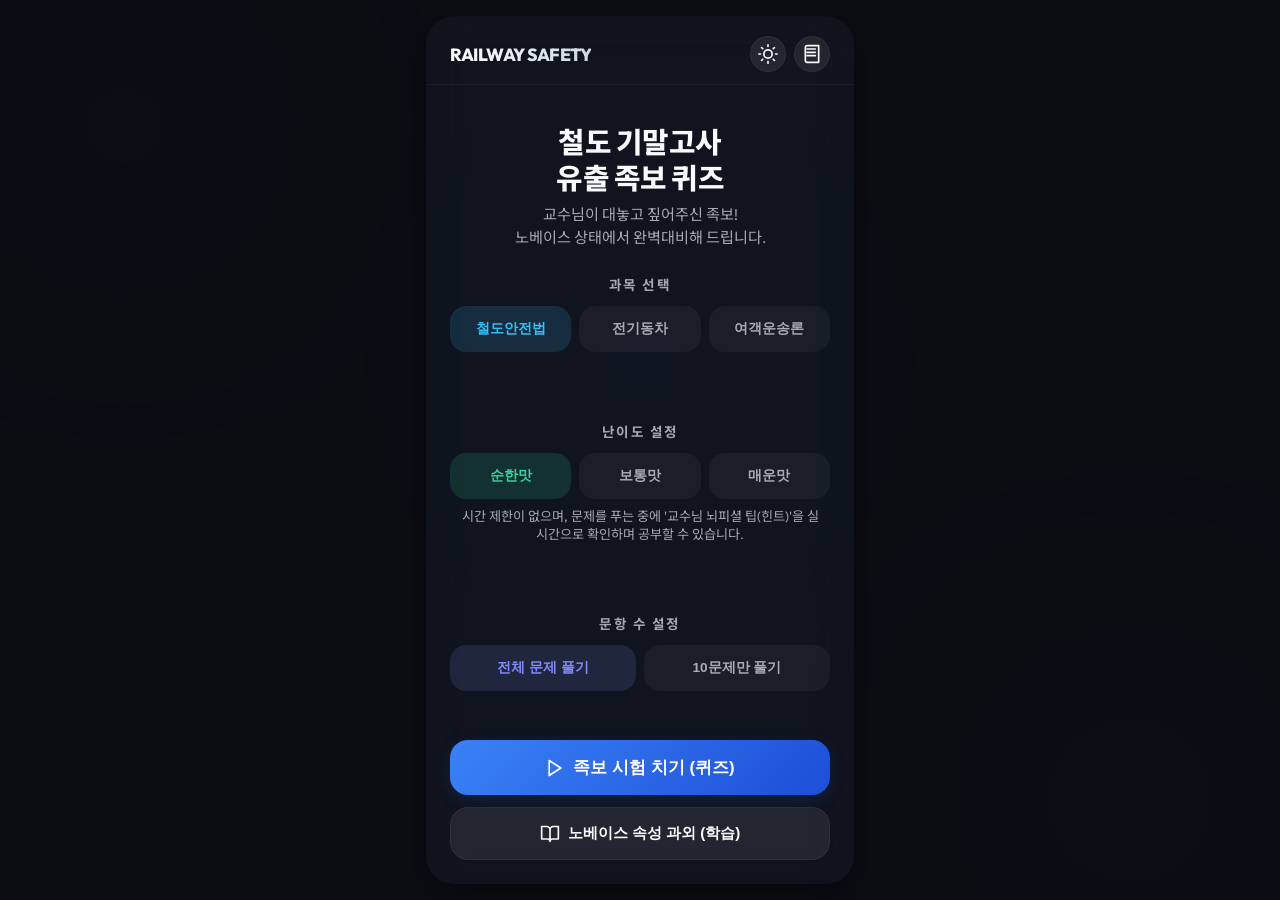
<file: quiz/index.html>
<!DOCTYPE html>
<html lang="ko">

<head>
  <meta charset="UTF-8">
  <meta name="viewport"
    content="width=device-width, initial-scale=1.0, maximum-scale=1.0, user-scalable=no, viewport-fit=cover">
  <title>철도안전법 기말고사 족보 퀴즈</title>
  <meta name="description" content="기말고사 25문제 족보 기반 철도안전법 퀴즈 및 학습 웹 앱">
  <link rel="stylesheet" href="style.css">
</head>

<body>

  <!-- Liquid Background Blobs -->
  <div class="bg-blobs">
    <div class="blob blob-1"></div>
    <div class="blob blob-2"></div>
    <div class="blob blob-3"></div>
  </div>

  <!-- Main App Container -->
  <div class="app-container">
    <div class="glass-panel">

      <!-- ==================== LOBBY SCREEN ==================== -->
      <div id="screen-lobby" class="screen active">
        <header class="app-header">
          <div class="brand-title">RAILWAY SAFETY</div>
          <div style="display: flex; gap: 8px;">
            <button id="btn-toggle-theme" class="header-action-btn" title="테마 변경">
              <svg width="20" height="20" viewBox="0 0 24 24" fill="none" stroke="currentColor" stroke-width="2"
                stroke-linecap="round" stroke-linejoin="round" class="theme-icon">
                <circle cx="12" cy="12" r="5"></circle>
                <line x1="12" y1="1" x2="12" y2="3"></line>
                <line x1="12" y1="21" x2="12" y2="23"></line>
                <line x1="4.22" y1="4.22" x2="5.64" y2="5.64"></line>
                <line x1="18.36" y1="18.36" x2="19.78" y2="19.78"></line>
                <line x1="1" y1="12" x2="3" y2="12"></line>
                <line x1="21" y1="12" x2="23" y2="12"></line>
                <line x1="4.22" y1="19.78" x2="5.64" y2="18.36"></line>
                <line x1="18.36" y1="5.64" x2="19.78" y2="4.22"></line>
              </svg>
            </button>
            <button id="btn-open-cheat" class="header-action-btn" title="족보 요약보기">
              <svg width="20" height="20" viewBox="0 0 24 24" fill="none" stroke="currentColor" stroke-width="2"
                stroke-linecap="round" stroke-linejoin="round">
                <path d="M4 19.5v-15A2.5 2.5 0 0 1 6.5 2H20v20H6.5a2.5 2.5 0 0 1-2.5-2.5Z" />
                <path d="M6 6h10M6 10h10M6 14h10" />
              </svg>
            </button>
          </div>
        </header>

        <div class="lobby-content">
          <div class="lobby-hero">
            <h1 id="lobby-main-title">철도 기말고사<br>유출 족보 퀴즈</h1>
            <p id="lobby-main-desc">교수님이 대놓고 짚어주신 족보!<br>노베이스 상태에서 완벽대비해 드립니다.</p>
          </div>

          <!-- 과목 선택 영역 -->
          <div class="subject-selector" style="margin-bottom: 20px;">
            <span class="section-label">과목 선택</span>
            <div class="subject-options" style="display: grid; grid-template-columns: repeat(3, 1fr); gap: 8px;">
              <button class="diff-btn active" id="btn-sub-safety" data-subject="safety"
                style="padding: 14px 6px; flex-direction: row; gap: 8px; justify-content: center;">
                <span class="diff-name" style="font-size: 0.85rem; font-weight: 700;">철도안전법</span>
              </button>
              <button class="diff-btn" id="btn-sub-train" data-subject="train"
                style="padding: 14px 6px; flex-direction: row; gap: 8px; justify-content: center;">
                <span class="diff-name" style="font-size: 0.85rem; font-weight: 700;">전기동차</span>
              </button>
              <button class="diff-btn" id="btn-sub-passenger" data-subject="passenger"
                style="padding: 14px 6px; flex-direction: row; gap: 8px; justify-content: center;">
                <span class="diff-name" style="font-size: 0.85rem; font-weight: 700;">여객운송론</span>
              </button>
            </div>
          </div>

          <!-- 난이도 선택 영역 -->
          <div class="difficulty-selector">
            <span class="section-label">난이도 설정</span>
            <div class="diff-options" style="display: grid; grid-template-columns: repeat(3, 1fr); gap: 8px;">
              <button class="diff-btn active" data-level="easy"
                style="padding: 14px 6px; flex-direction: row; gap: 8px; justify-content: center;">
                <span class="diff-name" style="font-size: 0.85rem; font-weight: 700;">순한맛</span>
              </button>
              <button class="diff-btn" data-level="normal"
                style="padding: 14px 6px; flex-direction: row; gap: 8px; justify-content: center;">
                <span class="diff-name" style="font-size: 0.85rem; font-weight: 700;">보통맛</span>
              </button>
              <button class="diff-btn" data-level="hard"
                style="padding: 14px 6px; flex-direction: row; gap: 8px; justify-content: center;">
                <span class="diff-name" style="font-size: 0.85rem; font-weight: 700;">매운맛</span>
              </button>
            </div>
            <div id="lobby-diff-desc" class="diff-description">
              시간 제한이 없으며, 문제를 푸는 중에 '교수님 뇌피셜 팁(힌트)'을 실시간으로 확인하며 공부할 수 있습니다.
            </div>
          </div>

          <!-- 문항 수 설정 영역 -->
          <div class="difficulty-selector" style="margin-top: 20px;">
            <span class="section-label">문항 수 설정</span>
            <div class="question-count-options" style="display: grid; grid-template-columns: repeat(2, 1fr); gap: 8px;">
              <button class="diff-btn active" id="btn-count-all" data-count="all"
                style="padding: 14px 6px; flex-direction: row; gap: 8px; justify-content: center;">
                <span class="diff-name" style="font-size: 0.85rem; font-weight: 700;">전체 문제 풀기</span>
              </button>
              <button class="diff-btn" id="btn-count-10" data-count="10"
                style="padding: 14px 6px; flex-direction: row; gap: 8px; justify-content: center;">
                <span class="diff-name" style="font-size: 0.85rem; font-weight: 700;">10문제만 풀기</span>
              </button>
            </div>
          </div>

          <!-- 로비 액션 버튼들 -->
          <div class="lobby-actions">
            <button id="btn-lobby-start-quiz" class="btn-primary btn-start-quiz">
              <svg width="20" height="20" viewBox="0 0 24 24" fill="none" stroke="currentColor" stroke-width="2"
                stroke-linecap="round" stroke-linejoin="round">
                <polygon points="5 3 19 12 5 21 5 3" />
              </svg>
              족보 시험 치기 (퀴즈)
            </button>
            <button id="btn-lobby-education" class="btn-secondary">
              <svg width="20" height="20" viewBox="0 0 24 24" fill="none" stroke="currentColor" stroke-width="2"
                stroke-linecap="round" stroke-linejoin="round">
                <path d="M2 3h6a4 4 0 0 1 4 4v14a3 3 0 0 0-3-3H2zM22 3h-6a4 4 0 0 0-4 4v14a3 3 0 0 1 3-3h7z" />
              </svg>
              노베이스 속성 과외 (학습)
            </button>
          </div>
        </div>
      </div>

      <!-- ==================== EDUCATION SCREEN ==================== -->
      <div id="screen-education" class="screen">
        <header class="app-header">
          <button id="btn-edu-back" class="header-action-btn">
            <svg width="20" height="20" viewBox="0 0 24 24" fill="none" stroke="currentColor" stroke-width="2"
              stroke-linecap="round" stroke-linejoin="round">
              <line x1="19" y1="12" x2="5" y2="12"></line>
              <polyline points="12 19 5 12 12 5"></polyline>
            </svg>
          </button>
          <div class="brand-title">노베이스 속성 과외</div>
          <button id="btn-edu-open-cheat" class="header-action-btn">
            <svg width="20" height="20" viewBox="0 0 24 24" fill="none" stroke="currentColor" stroke-width="2"
              stroke-linecap="round" stroke-linejoin="round">
              <path d="M4 19.5v-15A2.5 2.5 0 0 1 6.5 2H20v20H6.5a2.5 2.5 0 0 1-2.5-2.5Z" />
              <path d="M6 6h10M6 10h10M6 14h10" />
            </svg>
          </button>
        </header>

        <div class="education-body">
          <!-- 카드 캐러셀 -->
          <div id="study-carousel" class="study-carousel">
            <!-- JS에서 동적으로 학습 카드가 로드됩니다. -->
          </div>

          <!-- 하단 슬라이더 컨트롤러 -->
          <div class="carousel-controls">
            <div class="nav-arrows">
              <button id="btn-edu-prev" class="nav-arrow-btn" disabled>
                <svg width="24" height="24" viewBox="0 0 24 24" fill="none" stroke="currentColor" stroke-width="2.5"
                  stroke-linecap="round" stroke-linejoin="round">
                  <polyline points="15 18 9 12 15 6"></polyline>
                </svg>
              </button>
              <button id="btn-edu-next" class="nav-arrow-btn">
                <svg width="24" height="24" viewBox="0 0 24 24" fill="none" stroke="currentColor" stroke-width="2.5"
                  stroke-linecap="round" stroke-linejoin="round">
                  <polyline points="9 18 15 12 9 6"></polyline>
                </svg>
              </button>
            </div>
            <div id="carousel-indicators" class="carousel-indicators">
              <!-- JS에서 동적으로 인디케이터 닷 생성 -->
            </div>
          </div>
        </div>
      </div>

      <!-- ==================== QUIZ SCREEN ==================== -->
      <div id="screen-quiz" class="screen">
        <header class="quiz-header">
          <div class="quiz-status-row"
            style="display: flex; align-items: center; justify-content: space-between; width: 100%;">
            <span id="quiz-category" class="q-category">1구역: 철도차량 안전운행 규정</span>
            <div style="display: flex; align-items: center; gap: 8px;">
              <span id="quiz-progress-text" class="q-progress-text" style="white-space: nowrap;">1 / 27</span>
              <button id="btn-quiz-exit" class="header-action-btn" title="포기하고 홈으로"
                style="width: 28px; height: 28px; border-radius: 50%; padding: 0; display: flex; align-items: center; justify-content: center; background: rgba(255, 255, 255, 0.08); border: 1px solid var(--glass-border);">
                <svg width="14" height="14" viewBox="0 0 24 24" fill="none" stroke="currentColor" stroke-width="2.5"
                  stroke-linecap="round" stroke-linejoin="round">
                  <line x1="18" y1="6" x2="6" y2="18"></line>
                  <line x1="6" y1="6" x2="18" y2="18"></line>
                </svg>
              </button>
            </div>
          </div>
          <!-- 진행도 게이지 -->
          <div class="progress-bar-container">
            <div id="quiz-progress-fill" class="progress-bar-fill"></div>
          </div>
          <!-- 매운맛 전용 25초 타이머 게이지 -->
          <div id="quiz-timer-container" class="timer-container">
            <div id="quiz-timer-fill" class="timer-fill"></div>
          </div>
        </header>

        <div id="quiz-panel-card" class="quiz-body">
          <div class="quiz-question-container">
            <!-- 순한맛일 때만 활성화되는 힌트 버튼 -->
            <button id="btn-quiz-hint" class="hint-trigger-btn">💡 족보 힌트 보기</button>
            <div id="quiz-question" class="q-question">
              열차가 역에 도착하거나 출발하기 몇 분 전에는 선로를 지장하는 입환 작업을 할 수 없을까요?
            </div>
          </div>

          <!-- 4지선다형 버튼 리스트 -->
          <div id="quiz-options" class="quiz-options">
            <button class="option-btn" data-index="0">
              <span class="option-indicator">1</span>
              <span class="option-text">3분 전</span>
            </button>
            <button class="option-btn" data-index="1">
              <span class="option-indicator">2</span>
              <span class="option-text">5분 전</span>
            </button>
            <button class="option-btn" data-index="2">
              <span class="option-indicator">3</span>
              <span class="option-text">10분 전</span>
            </button>
            <button class="option-btn" data-index="3">
              <span class="option-indicator">4</span>
              <span class="option-text">15분 전</span>
            </button>
          </div>
        </div>

        <!-- 슬라이드 업 해설 바텀 시트 -->
        <div id="explanation-sheet" class="explanation-sheet">
          <div class="sheet-handle"></div>
          <div class="sheet-content">
            <div id="sheet-status" class="sheet-status-badge">정답입니다! 🎉</div>
            <div id="sheet-correct-answer" class="sheet-correct-answer">정답: <strong>5분 전</strong></div>
            <div class="sheet-tip-box">
              <h4>💡 교수님 뇌피셜 팁</h4>
              <p id="sheet-explanation">열차 도착/출발 5분 전에는 입환 제한! 단, 여유 거리가 200m 이상일 때는 예외로 인정됩니다.</p>
            </div>
            <button id="btn-sheet-close" class="btn-secondary"
              style="display: none; width: 100%; margin-top: 10px; margin-bottom: 5px;">
              힌트 닫고 문제 풀기
            </button>
            <button id="btn-sheet-next" class="btn-primary">
              다음 문제로 가기
              <svg width="20" height="20" viewBox="0 0 24 24" fill="none" stroke="currentColor" stroke-width="2"
                stroke-linecap="round" stroke-linejoin="round">
                <line x1="5" y1="12" x2="19" y2="12"></line>
                <polyline points="12 5 19 12 12 19"></polyline>
              </svg>
            </button>
          </div>
        </div>
      </div>

      <!-- ==================== RESULTS SCREEN ==================== -->
      <div id="screen-results" class="screen">
        <header class="app-header">
          <div class="brand-title">최종 성적표</div>
          <button id="btn-results-lobby" class="header-action-btn" title="로비로 가기">
            <svg width="20" height="20" viewBox="0 0 24 24" fill="none" stroke="currentColor" stroke-width="2"
              stroke-linecap="round" stroke-linejoin="round">
              <path d="m3 9 9-7 9 7v11a2 2 0 0 1-2 2H5a2 2 0 0 1-2-2z" />
              <polyline points="9 22 9 12 15 12 15 22" />
            </svg>
          </button>
        </header>

        <div class="results-body">
          <div class="score-display">
            <div id="result-grade-badge" class="grade-badge-container">
              <span id="result-grade" class="grade-text">A+</span>
            </div>
            <div class="score-text">
              내 점수: <strong id="result-score">90</strong> / 100 점
            </div>
            <p id="result-message" class="result-message">
              교수님께 제대로 복수했습니다! 완벽한 A+입니다!
            </p>
          </div>

          <!-- 상세 결과 리포트 -->
          <div class="stats-summary">
            <div class="stat-item">
              <div id="stat-correct-count" class="stat-val">25 / 27</div>
              <div class="stat-label">정답 개수</div>
            </div>
            <div class="stat-item">
              <div id="stat-difficulty" class="stat-val">순한맛</div>
              <div class="stat-label">도전 난이도</div>
            </div>
          </div>

          <!-- 결과 페이지 하단 액션 -->
          <div class="results-actions">
            <button id="btn-retry-incorrect" class="btn-primary review-incorrect-btn">
              <svg width="20" height="20" viewBox="0 0 24 24" fill="none" stroke="currentColor" stroke-width="2"
                stroke-linecap="round" stroke-linejoin="round">
                <path d="m15 18-6-6 6-6" />
              </svg>
              틀린 문제만 다시 풀기
            </button>
            <button id="btn-restart-quiz" class="btn-secondary">
              <svg width="20" height="20" viewBox="0 0 24 24" fill="none" stroke="currentColor" stroke-width="2"
                stroke-linecap="round" stroke-linejoin="round">
                <path d="M3 12a9 9 0 0 1 9-9 9.75 9.75 0 0 1 6.74 2.74L21 8" />
                <path d="M21 3v5h-5" />
                <path d="M21 12a9 9 0 0 1-9 9 9.75 9.75 0 0 1-6.74-2.74L3 16" />
                <path d="M3 21v-5h5" />
              </svg>
              이 난이도로 처음부터 다시 풀기
            </button>
            <button id="btn-back-to-lobby" class="btn-secondary">
              <svg width="20" height="20" viewBox="0 0 24 24" fill="none" stroke="currentColor" stroke-width="2"
                stroke-linecap="round" stroke-linejoin="round">
                <path d="m3 9 9-7 9 7v11a2 2 0 0 1-2 2H5a2 2 0 0 1-2-2z" />
                <polyline points="9 22 9 12 15 12 15 22" />
              </svg>
              난이도 재설정 (로비로)
            </button>
          </div>
        </div>
      </div>

    </div>
  </div>

  <!-- ==================== SIDE SLIDE-OVER CHEAT SHEET ==================== -->
  <div id="cheat-sheet-overlay" class="overlay-sheet">
    <div class="overlay-panel">
      <header class="overlay-header">
        <div class="brand-title">📖 기말 족보 요약본</div>
        <button id="btn-close-cheat" class="overlay-close-btn" title="닫기">&times;</button>
      </header>
      <div id="cheat-sheet-body" class="overlay-body">
        <!-- JS에서 6개 구역에 대한 족보가 들어갑니다. -->
      </div>
    </div>
  </div>

  <script type="module" src="app.js"></script>
</body>

</html>
</file>
<file: quiz/style.css>
@import url('https://fonts.googleapis.com/css2?family=Outfit:wght@300;400;500;600;700;800&family=Noto+Sans+KR:wght@300;400;500;700;900&display=swap');

:root {
  --bg-color: #0b0d13;
  --text-primary: #f8fafc;
  --text-secondary: rgba(248, 250, 252, 0.65);
  --glass-bg: rgba(255, 255, 255, 0.03);
  --glass-border: rgba(255, 255, 255, 0.04);
  --glass-border-glow: rgba(255, 255, 255, 0.08);
  --neon-cyan: #38bdf8;
  --neon-purple: #818cf8;
  --neon-green: #34d399;
  --neon-red: #f87171;
  --neon-orange: #fbbf24;
  --card-shadow: 0 16px 36px rgba(0, 0, 0, 0.35);
  --blur-val: 20px;
}

body.light-theme {
  --bg-color: #f1f5f9;
  --text-primary: #0f172a;
  --text-secondary: rgba(15, 23, 42, 0.65);
  --glass-bg: rgba(255, 255, 255, 0.65);
  --glass-border: rgba(15, 23, 42, 0.04);
  --glass-border-glow: rgba(15, 23, 42, 0.08);
  --neon-cyan: #0284c7;
  --neon-purple: #4f46e5;
  --neon-green: #059669;
  --neon-red: #dc2626;
  --neon-orange: #d97706;
  --card-shadow: 0 16px 36px rgba(15, 23, 42, 0.08);
}

body.light-theme .blob-1 {
  background: radial-gradient(circle, rgba(99, 102, 241, 0.08) 0%, rgba(99, 102, 241, 0) 70%);
}
body.light-theme .blob-2 {
  background: radial-gradient(circle, rgba(139, 92, 246, 0.06) 0%, rgba(139, 92, 246, 0) 70%);
}
body.light-theme .blob-3 {
  background: radial-gradient(circle, rgba(6, 182, 212, 0.05) 0%, rgba(6, 182, 212, 0) 70%);
}

* {
  box-sizing: border-box;
  margin: 0;
  padding: 0;
  -webkit-tap-highlight-color: transparent;
}

html, body {
  width: 100%;
  height: 100%;
  height: 100dvh;
  background-color: var(--bg-color);
  color: var(--text-primary);
  font-family: 'Outfit', 'Noto Sans KR', sans-serif;
  overflow: hidden;
  display: flex;
  justify-content: center;
  align-items: center;
}

/* --- Liquid Background Blobs --- */
.bg-blobs {
  position: absolute;
  top: 0;
  left: 0;
  width: 100%;
  height: 100%;
  overflow: hidden;
  z-index: 1;
  pointer-events: none;
}

.blob {
  position: absolute;
  border-radius: 50%;
  filter: blur(100px);
  opacity: 0.12; /* 눈이 편안하도록 대폭 투명화 */
  mix-blend-mode: screen;
}

.blob-1 {
  width: 350px;
  height: 350px;
  background: radial-gradient(circle, rgba(99, 102, 241, 0.25) 0%, rgba(99, 102, 241, 0) 70%);
  top: -50px;
  left: -50px;
  animation: float-1 25s infinite alternate ease-in-out;
}

.blob-2 {
  width: 400px;
  height: 400px;
  background: radial-gradient(circle, rgba(139, 92, 246, 0.2) 0%, rgba(139, 92, 246, 0) 70%);
  bottom: -100px;
  right: -50px;
  animation: float-2 30s infinite alternate ease-in-out;
}

.blob-3 {
  width: 300px;
  height: 300px;
  background: radial-gradient(circle, rgba(6, 182, 212, 0.15) 0%, rgba(6, 182, 212, 0) 70%);
  top: 40%;
  left: 50%;
  transform: translate(-50%, -50%);
  animation: float-3 20s infinite alternate ease-in-out;
}

@keyframes float-1 {
  0% { transform: translate(0, 0) scale(1); }
  50% { transform: translate(80px, 120px) scale(1.2); }
  100% { transform: translate(-30px, 40px) scale(0.9); }
}

@keyframes float-2 {
  0% { transform: translate(0, 0) scale(1); }
  50% { transform: translate(-100px, -80px) scale(0.85); }
  100% { transform: translate(50px, -150px) scale(1.15); }
}

@keyframes float-3 {
  0% { transform: translate(-50%, -50%) translate(-50px, 50px); }
  50% { transform: translate(-50%, -50%) translate(100px, -60px) scale(1.3); }
  100% { transform: translate(-50%, -50%) translate(-80px, -30px); }
}

/* --- Container App Viewport --- */
.app-container {
  width: 100%;
  max-width: 460px;
  height: 100%;
  height: 100dvh;
  position: relative;
  z-index: 10;
  display: flex;
  flex-direction: column;
  padding: 16px;
  overflow: hidden;
}

/* --- Common Glass Card Styles --- */
.glass-panel {
  flex: 1;
  background: var(--glass-bg);
  border: none;
  backdrop-filter: blur(var(--blur-val)) saturate(180%);
  -webkit-backdrop-filter: blur(var(--blur-val)) saturate(180%);
  border-radius: 28px;
  box-shadow: var(--card-shadow);
  display: flex;
  flex-direction: column;
  overflow: hidden;
  transition: transform 0.4s cubic-bezier(0.16, 1, 0.3, 1), opacity 0.4s ease;
}

/* --- Screen Transitions --- */
.screen {
  display: none;
  opacity: 0;
  pointer-events: none;
  height: 100%;
  flex-direction: column;
}

.screen.active {
  display: flex;
  opacity: 1;
  pointer-events: auto;
  animation: slide-up-fade 0.5s cubic-bezier(0.16, 1, 0.3, 1) forwards;
}

@keyframes slide-up-fade {
  from {
    opacity: 0;
    transform: translateY(20px);
  }
  to {
    opacity: 1;
    transform: translateY(0);
  }
}

/* --- Header System --- */
.app-header {
  display: flex;
  align-items: center;
  justify-content: space-between;
  padding: 20px 24px 12px;
  border-bottom: 1px solid var(--glass-border);
}

.brand-title {
  font-size: 1.1rem;
  font-weight: 800;
  letter-spacing: -0.5px;
  background: linear-gradient(135deg, #ffffff, #cbd5e1);
  -webkit-background-clip: text;
  -webkit-text-fill-color: transparent;
}

.header-action-btn {
  background: rgba(255, 255, 255, 0.08);
  border: 1px solid var(--glass-border);
  color: var(--text-primary);
  border-radius: 50%;
  width: 36px;
  height: 36px;
  display: flex;
  align-items: center;
  justify-content: center;
  cursor: pointer;
  transition: all 0.2s ease;
}

.header-action-btn:hover {
  background: rgba(255, 255, 255, 0.15);
  border-color: var(--glass-border-glow);
}

/* --- Screen: LOBBY --- */
.lobby-content {
  flex: 1;
  padding: 24px;
  display: flex;
  flex-direction: column;
  justify-content: space-between;
  overflow-y: auto;
}

.lobby-hero {
  text-align: center;
  margin-top: 15px;
}

.emoji-badge {
  font-size: 3.5rem;
  display: inline-block;
  margin-bottom: 12px;
  animation: pulse-glow 3s infinite alternate;
}

@keyframes pulse-glow {
  0% { transform: scale(1); filter: drop-shadow(0 0 5px rgba(0, 240, 255, 0.2)); }
  100% { transform: scale(1.08); filter: drop-shadow(0 0 15px rgba(189, 0, 255, 0.6)); }
}

.lobby-hero h1 {
  font-size: 1.8rem;
  font-weight: 800;
  line-height: 1.25;
  margin-bottom: 8px;
  letter-spacing: -0.5px;
}

.lobby-hero p {
  font-size: 0.95rem;
  color: var(--text-secondary);
  line-height: 1.5;
}

/* 난이도 선택 영역 */
.difficulty-selector {
  margin: 24px 0;
}

.section-label {
  font-size: 0.85rem;
  font-weight: 700;
  text-transform: uppercase;
  letter-spacing: 1.5px;
  color: var(--text-secondary);
  margin-bottom: 12px;
  display: block;
  text-align: center;
}

.diff-options {
  display: grid;
  grid-template-columns: repeat(3, 1fr);
  gap: 8px;
}

.diff-btn {
  background: rgba(255, 255, 255, 0.04);
  border: none;
  border-radius: 16px;
  padding: 12px 6px;
  color: var(--text-secondary);
  cursor: pointer;
  transition: all 0.25s cubic-bezier(0.16, 1, 0.3, 1);
  display: flex;
  flex-direction: column;
  align-items: center;
  gap: 4px;
}

.diff-btn:hover {
  background: rgba(255, 255, 255, 0.08);
}

body.light-theme .diff-btn {
  background: rgba(15, 23, 42, 0.04);
  color: var(--text-secondary);
}

body.light-theme .diff-btn:hover {
  background: rgba(15, 23, 42, 0.08);
}

.diff-btn span.diff-emoji {
  font-size: 1.3rem;
}

.diff-btn span.diff-name {
  font-size: 0.8rem;
  font-weight: 700;
}

/* Active states for difficulties */
.diff-btn.active[data-level="easy"] {
  background: rgba(52, 211, 153, 0.15);
  color: var(--neon-green);
}

body.light-theme .diff-btn.active[data-level="easy"] {
  background: rgba(5, 150, 105, 0.12);
}

.diff-btn.active[data-level="normal"] {
  background: rgba(56, 189, 248, 0.15);
  color: var(--neon-cyan);
}

body.light-theme .diff-btn.active[data-level="normal"] {
  background: rgba(2, 132, 199, 0.12);
}

.diff-btn.active[data-level="hard"] {
  background: rgba(248, 113, 113, 0.15);
  color: var(--neon-red);
}

body.light-theme .diff-btn.active[data-level="hard"] {
  background: rgba(220, 38, 38, 0.12);
}

/* Active states for subjects */
.diff-btn.active[data-subject="safety"] {
  background: rgba(56, 189, 248, 0.15);
  color: var(--neon-cyan);
}

body.light-theme .diff-btn.active[data-subject="safety"] {
  background: rgba(2, 132, 199, 0.12);
}

.diff-btn.active[data-subject="train"] {
  background: rgba(251, 191, 36, 0.15);
  color: var(--neon-orange);
}

body.light-theme .diff-btn.active[data-subject="train"] {
  background: rgba(217, 119, 6, 0.12);
}

/* 난이도 설명 텍스트 */
.diff-description {
  text-align: center;
  font-size: 0.82rem;
  color: var(--text-secondary);
  min-height: 38px;
  margin-top: 8px;
  padding: 0 10px;
  line-height: 1.4;
}

/* 로비 액션 버튼들 */
.lobby-actions {
  display: flex;
  flex-direction: column;
  gap: 12px;
}

.btn-primary {
  width: 100%;
  padding: 16px;
  border-radius: 18px;
  font-size: 1.05rem;
  font-weight: 700;
  cursor: pointer;
  border: none;
  outline: none;
  display: flex;
  align-items: center;
  justify-content: center;
  gap: 8px;
  transition: all 0.25s ease;
}

.btn-start-quiz {
  background: linear-gradient(135deg, #3b82f6, #1d4ed8);
  color: #ffffff;
  box-shadow: 0 4px 15px rgba(29, 78, 216, 0.2);
}

.btn-start-quiz:hover {
  transform: translateY(-2px);
  box-shadow: 0 8px 20px rgba(29, 78, 216, 0.35);
}

.btn-secondary {
  width: 100%;
  padding: 15px;
  border-radius: 18px;
  font-size: 0.95rem;
  font-weight: 600;
  cursor: pointer;
  background: rgba(255, 255, 255, 0.08);
  border: 1px solid var(--glass-border);
  color: var(--text-primary);
  display: flex;
  align-items: center;
  justify-content: center;
  gap: 8px;
  transition: all 0.2s ease;
}

.btn-secondary:hover {
  background: rgba(255, 255, 255, 0.14);
  border-color: var(--glass-border-glow);
}

/* --- Screen: EDUCATION --- */
.education-body {
  flex: 1;
  display: flex;
  flex-direction: column;
  overflow: hidden;
}

/* 카드 슬라이더 영역 - 수평 스크롤 스냅 레이아웃 */
.study-carousel {
  flex: 1;
  display: flex;
  flex-direction: row;
  overflow-x: auto;
  scroll-snap-type: x mandatory;
  scroll-behavior: smooth;
  -webkit-overflow-scrolling: touch;
  padding: 20px 0;
  gap: 16px;
  margin: 0 16px;
  scrollbar-width: none; /* Firefox */
  -ms-overflow-style: none; /* IE 10+ */
}

.study-carousel::-webkit-scrollbar {
  display: none; /* WebKit */
}

.study-card {
  flex: 0 0 100%;
  scroll-snap-align: center;
  position: relative;
  background: rgba(255, 255, 255, 0.02);
  border: 1px solid rgba(255, 255, 255, 0.07);
  border-radius: 20px;
  padding: 24px;
  display: flex;
  flex-direction: column;
  overflow-y: auto;
}

.study-card .zone-badge {
  background: rgba(189, 0, 255, 0.15);
  border: 1px solid rgba(189, 0, 255, 0.3);
  color: #e59bff;
  padding: 4px 12px;
  border-radius: 12px;
  font-size: 0.75rem;
  font-weight: 700;
  align-self: flex-start;
  margin-bottom: 12px;
}

.study-card h2 {
  font-size: 1.4rem;
  font-weight: 800;
  margin-bottom: 4px;
}

.study-card h3 {
  font-size: 0.9rem;
  color: var(--neon-cyan);
  font-weight: 500;
  margin-bottom: 16px;
}

.study-card p.intro {
  font-size: 0.9rem;
  color: var(--text-secondary);
  line-height: 1.5;
  margin-bottom: 20px;
  padding-bottom: 15px;
  border-bottom: 1px solid rgba(255, 255, 255, 0.08);
}

.study-details-list {
  display: flex;
  flex-direction: column;
  gap: 16px;
}

.detail-item {
  background: rgba(255, 255, 255, 0.03);
  border: 1px solid rgba(255, 255, 255, 0.05);
  border-radius: 14px;
  padding: 16px;
}

.detail-item .keyword {
  font-size: 0.95rem;
  font-weight: 700;
  color: var(--neon-orange);
  margin-bottom: 6px;
  display: flex;
  align-items: center;
  gap: 6px;
}

.detail-item .text {
  font-size: 0.88rem;
  line-height: 1.6;
  color: rgba(255, 255, 255, 0.85);
}

.detail-item .text b {
  color: #fff;
  font-weight: 700;
  background: rgba(255, 255, 255, 0.08);
  padding: 1px 4px;
  border-radius: 4px;
}

/* 슬라이더 컨트롤 하단 */
.carousel-controls {
  padding: 16px 24px 24px;
  display: flex;
  align-items: center;
  justify-content: space-between;
  border-top: 1px solid var(--glass-border);
}

.nav-arrows {
  display: flex;
  gap: 10px;
}

.nav-arrow-btn {
  background: rgba(255, 255, 255, 0.05);
  border: 1px solid var(--glass-border);
  color: white;
  width: 44px;
  height: 44px;
  border-radius: 50%;
  display: flex;
  align-items: center;
  justify-content: center;
  cursor: pointer;
  transition: all 0.2s ease;
}

.nav-arrow-btn:hover:not(:disabled) {
  background: rgba(255, 255, 255, 0.12);
  border-color: var(--glass-border-glow);
}

.nav-arrow-btn:disabled {
  opacity: 0.3;
  cursor: not-allowed;
}

.carousel-indicators {
  display: flex;
  gap: 6px;
}

.indicator-dot {
  width: 8px;
  height: 8px;
  border-radius: 50%;
  background: rgba(255, 255, 255, 0.2);
  transition: all 0.3s ease;
}

.indicator-dot.active {
  width: 20px;
  border-radius: 4px;
  background: var(--neon-cyan);
}

/* --- Screen: QUIZ --- */
.quiz-header {
  padding: 16px 24px 10px;
  border-bottom: 1px solid var(--glass-border);
}

.quiz-status-row {
  display: flex;
  justify-content: space-between;
  align-items: center;
  margin-bottom: 10px;
}

.q-category {
  font-size: 0.8rem;
  font-weight: 700;
  color: var(--neon-cyan);
}

.q-progress-text {
  font-size: 0.85rem;
  font-weight: 700;
  color: var(--text-secondary);
}

/* 진행 상황 프로그레스 바 */
.progress-bar-container {
  width: 100%;
  height: 6px;
  background: rgba(255, 255, 255, 0.1);
  border-radius: 3px;
  overflow: hidden;
  position: relative;
}

.progress-bar-fill {
  height: 100%;
  width: 0%;
  background: var(--neon-cyan);
  border-radius: 3px;
  transition: width 0.3s cubic-bezier(0.1, 0.8, 0.2, 1);
}

/* 타이머 바 (매운맛 전용) */
.timer-container {
  width: 100%;
  height: 3px;
  background: rgba(255, 255, 255, 0.05);
  position: relative;
  overflow: hidden;
  display: none;
}

.timer-fill {
  height: 100%;
  width: 100%;
  background-color: var(--neon-orange);
  transition: width 1s linear;
}

.timer-fill.warning {
  background-color: var(--neon-red);
}

/* 퀴즈 메인 콘텐츠 */
.quiz-body {
  flex: 1;
  padding: 24px;
  display: flex;
  flex-direction: column;
  justify-content: space-between;
  overflow-y: auto;
}

.quiz-question-container {
  margin-bottom: 20px;
}

.hint-trigger-btn {
  background: rgba(57, 255, 20, 0.1);
  border: 1px solid rgba(57, 255, 20, 0.3);
  color: var(--neon-green);
  padding: 4px 10px;
  border-radius: 8px;
  font-size: 0.72rem;
  font-weight: 700;
  align-self: flex-start;
  margin-bottom: 8px;
  cursor: pointer;
  display: none; /* JS에서 쉬움 모드 시 'block' 처리 */
}

.hint-trigger-btn:hover {
  background: rgba(57, 255, 20, 0.2);
}

.q-question {
  font-size: 1.15rem;
  font-weight: 700;
  line-height: 1.5;
  letter-spacing: -0.3px;
  white-space: pre-line;
  word-break: keep-all;
  overflow-wrap: break-word;
}

.quiz-options {
  display: flex;
  flex-direction: column;
  gap: 10px;
  margin-bottom: 10px;
}

.option-btn {
  background: rgba(255, 255, 255, 0.04);
  border: none;
  border-radius: 16px;
  padding: 16px 20px;
  color: var(--text-primary);
  text-align: left;
  font-size: 0.95rem;
  font-weight: 500;
  line-height: 1.4;
  cursor: pointer;
  transition: all 0.25s cubic-bezier(0.16, 1, 0.3, 1);
  display: flex;
  align-items: center;
  justify-content: space-between;
  word-break: keep-all;
  overflow-wrap: break-word;
}

.option-btn:hover:not(:disabled) {
  background: rgba(255, 255, 255, 0.08);
  transform: translateX(4px);
}

body.light-theme .option-btn {
  background: rgba(15, 23, 42, 0.04);
}

body.light-theme .option-btn:hover:not(:disabled) {
  background: rgba(15, 23, 42, 0.08);
}

.option-btn .option-indicator {
  display: inline-flex;
  align-items: center;
  justify-content: center;
  width: 20px;
  height: 20px;
  border-radius: 50%;
  border: 1.5px solid rgba(255, 255, 255, 0.3);
  margin-right: 12px;
  flex-shrink: 0;
  font-size: 0.7rem;
  font-weight: 700;
}

/* 정답/오답 클릭 스타일 */
.option-btn.correct {
  background: rgba(57, 255, 20, 0.15) !important;
  border-color: var(--neon-green) !important;
  color: #fff !important;
  box-shadow: 0 0 15px rgba(57, 255, 20, 0.2);
}

.option-btn.correct .option-indicator {
  border-color: var(--neon-green);
  background-color: var(--neon-green);
  color: #000;
}

.option-btn.incorrect {
  background: rgba(255, 56, 56, 0.15) !important;
  border-color: var(--neon-red) !important;
  color: #fff !important;
  box-shadow: 0 0 15px rgba(255, 56, 56, 0.2);
  animation: shake 0.3s ease;
}

.option-btn.incorrect .option-indicator {
  border-color: var(--neon-red);
  background-color: var(--neon-red);
  color: #fff;
}

@keyframes shake {
  0%, 100% { transform: translateX(0); }
  25% { transform: translateX(-6px); }
  75% { transform: translateX(6px); }
}

/* 퀴즈 문제 흔들기 (오답 피드백) */
.quiz-panel.shake-animation {
  animation: panel-shake 0.4s ease;
}

@keyframes panel-shake {
  0%, 100% { transform: scale(1); }
  20%, 60% { transform: translateX(-8px); }
  40%, 80% { transform: translateX(8px); }
}

/* --- Slide-up Explanation Sheet (해설) --- */
.explanation-sheet {
  position: absolute;
  bottom: 0;
  left: 0;
  width: 100%;
  max-height: 80%;
  background: rgba(13, 15, 26, 0.9);
  backdrop-filter: blur(30px);
  -webkit-backdrop-filter: blur(30px);
  border-top: 1.5px solid var(--glass-border-glow);
  border-radius: 24px 24px 0 0;
  box-shadow: 0 -10px 40px rgba(0, 0, 0, 0.6);
  z-index: 100;
  display: flex;
  flex-direction: column;
  transform: translateY(100%);
  transition: transform 0.4s cubic-bezier(0.16, 1, 0.3, 1);
}

.explanation-sheet.active {
  transform: translateY(0);
}

.sheet-handle {
  width: 40px;
  height: 4px;
  background: rgba(255, 255, 255, 0.2);
  border-radius: 2px;
  margin: 12px auto 6px;
}

.sheet-content {
  flex: 1;
  padding: 12px 24px 24px;
  overflow-y: auto;
}

.sheet-status-badge {
  display: inline-block;
  padding: 6px 16px;
  border-radius: 20px;
  font-size: 0.9rem;
  font-weight: 800;
  margin-bottom: 16px;
}

.sheet-status-badge.correct {
  background: rgba(57, 255, 20, 0.15);
  border: 1px solid rgba(57, 255, 20, 0.3);
  color: var(--neon-green);
}

.sheet-status-badge.incorrect {
  background: rgba(255, 56, 56, 0.15);
  border: 1px solid rgba(255, 56, 56, 0.3);
  color: var(--neon-red);
}

.sheet-status-badge.timeout {
  background: rgba(255, 159, 28, 0.15);
  border: 1px solid rgba(255, 159, 28, 0.3);
  color: var(--neon-orange);
}

.sheet-correct-answer {
  font-size: 0.9rem;
  color: var(--text-secondary);
  margin-bottom: 12px;
}

.sheet-correct-answer strong {
  color: white;
}

.sheet-tip-box {
  background: rgba(255, 255, 255, 0.03);
  border: 1px solid rgba(255, 255, 255, 0.06);
  border-radius: 16px;
  padding: 16px;
  margin-bottom: 24px;
}

.sheet-tip-box h4 {
  font-size: 0.9rem;
  font-weight: 700;
  color: var(--neon-orange);
  margin-bottom: 6px;
  display: flex;
  align-items: center;
  gap: 6px;
}

.sheet-tip-box p {
  font-size: 0.88rem;
  line-height: 1.55;
  color: rgba(255, 255, 255, 0.9);
}

/* --- Screen: RESULTS --- */
.results-body {
  flex: 1;
  padding: 24px;
  display: flex;
  flex-direction: column;
  justify-content: space-between;
  overflow-y: auto;
}

.score-display {
  text-align: center;
  margin: 15px 0;
}

.grade-badge-container {
  display: inline-flex;
  align-items: center;
  justify-content: center;
  width: 110px;
  height: 110px;
  border-radius: 50%;
  background: radial-gradient(circle, rgba(189, 0, 255, 0.15) 0%, rgba(0, 0, 0, 0) 80%);
  border: 2px solid rgba(189, 0, 255, 0.3);
  margin-bottom: 16px;
  box-shadow: 0 0 25px rgba(189, 0, 255, 0.3);
}

.grade-badge-container.grade-a {
  border-color: var(--neon-green);
  box-shadow: 0 0 25px rgba(57, 255, 20, 0.3);
}

.grade-badge-container.grade-fail {
  border-color: var(--neon-red);
  box-shadow: 0 0 25px rgba(255, 56, 56, 0.3);
  width: 140px; /* '재수강' 텍스트를 감싸기 위해 살짝 넓힘 */
  border-radius: 35px;
  height: 90px;
}

.grade-text {
  font-size: 2.2rem;
  font-weight: 900;
}

.grade-badge-container.grade-fail .grade-text {
  font-size: 1.4rem;
  color: var(--neon-red);
}

.score-text {
  font-size: 1.1rem;
  font-weight: 500;
  color: var(--text-secondary);
}

.score-text strong {
  font-size: 1.8rem;
  color: white;
}

.result-message {
  font-size: 0.95rem;
  color: var(--text-secondary);
  line-height: 1.5;
  margin-top: 8px;
}

/* 성적 상세 분석 영역 */
.stats-summary {
  display: grid;
  grid-template-columns: repeat(2, 1fr);
  gap: 12px;
  margin: 16px 0;
}

.stat-item {
  background: rgba(255, 255, 255, 0.03);
  border: 1px solid rgba(255, 255, 255, 0.05);
  border-radius: 16px;
  padding: 12px;
  text-align: center;
}

.stat-val {
  font-size: 1.25rem;
  font-weight: 800;
  color: var(--neon-cyan);
}

.stat-label {
  font-size: 0.75rem;
  color: var(--text-secondary);
  margin-top: 4px;
}

/* 오답 리스트 버튼 */
.review-incorrect-btn {
  border: 1px solid rgba(255, 255, 255, 0.1);
}

/* 결과화면 액션 하단 */
.results-actions {
  display: flex;
  flex-direction: column;
  gap: 10px;
}

/* --- Floating Modal Cheat Sheet Overlay (로비나 퀴즈 중 볼 수 있는 간편 족보) --- */
.overlay-sheet {
  position: absolute;
  top: 0;
  left: 0;
  width: 100%;
  height: 100%;
  background: rgba(8, 9, 15, 0.85);
  backdrop-filter: blur(20px);
  -webkit-backdrop-filter: blur(20px);
  z-index: 500;
  display: flex;
  justify-content: flex-end;
  opacity: 0;
  pointer-events: none;
  transition: opacity 0.3s ease;
}

.overlay-sheet.active {
  opacity: 1;
  pointer-events: auto;
}

.overlay-panel {
  width: 85%;
  height: 100%;
  background: rgba(13, 15, 26, 0.95);
  border-left: 1px solid var(--glass-border-glow);
  display: flex;
  flex-direction: column;
  transform: translateX(100%);
  transition: transform 0.3s cubic-bezier(0.16, 1, 0.3, 1);
}

.overlay-sheet.active .overlay-panel {
  transform: translateX(0);
}

.overlay-header {
  padding: 20px 24px;
  border-bottom: 1px solid var(--glass-border);
  display: flex;
  justify-content: space-between;
  align-items: center;
}

.overlay-body {
  flex: 1;
  padding: 24px;
  overflow-y: auto;
}

.overlay-close-btn {
  background: none;
  border: none;
  color: white;
  font-size: 1.5rem;
  cursor: pointer;
}

.overlay-body h3 {
  font-size: 1.1rem;
  color: var(--neon-cyan);
  margin-bottom: 16px;
}
/* 모든 곳에서 스크롤바 숨기기 */
* {
  -ms-overflow-style: none !important;
  scrollbar-width: none !important;
}
::-webkit-scrollbar {
  display: none !important;
  width: 0 !important;
  height: 0 !important;
}

/* 틀렸을 때의 정답/오답 비교 디자인 */
.answer-comparison-container {
  display: flex;
  flex-direction: column;
  gap: 8px;
  background: rgba(255, 255, 255, 0.02);
  border: 1px solid rgba(255, 255, 255, 0.08);
  border-radius: 12px;
  padding: 12px 16px;
  margin-bottom: 16px;
}

.answer-line {
  display: flex;
  justify-content: space-between;
  align-items: center;
  font-size: 0.85rem;
}

.answer-line.user-wrong {
  color: rgba(255, 255, 255, 0.6);
}

.answer-line.user-wrong .ans-val {
  text-decoration: line-through;
  color: var(--neon-red);
  font-weight: 700;
}

.answer-line.correct-final {
  color: rgba(255, 255, 255, 0.85);
  border-top: 1px dashed rgba(255, 255, 255, 0.08);
  padding-top: 8px;
  margin-top: 4px;
}

.answer-line.correct-final .ans-val {
  color: var(--neon-green);
  font-weight: 800;
  text-shadow: 0 0 8px rgba(57, 255, 20, 0.3);
}

/* Active states for question count buttons */
.question-count-options .diff-btn.active {
  background: rgba(129, 140, 248, 0.15);
  color: var(--neon-purple);
}

body.light-theme .question-count-options .diff-btn.active {
  background: rgba(79, 70, 229, 0.12);
}

/* --- Light Theme Text Visibility Overrides --- */
body.light-theme .brand-title {
  background: linear-gradient(135deg, #0f172a, #475569);
  -webkit-background-clip: text;
  -webkit-text-fill-color: transparent;
}

body.light-theme .detail-item .text {
  color: var(--text-primary);
}

body.light-theme .detail-item .text b {
  color: var(--neon-purple);
  background: rgba(15, 23, 42, 0.05);
}

body.light-theme .sheet-tip-box p {
  color: var(--text-primary);
}

body.light-theme .answer-comparison-container {
  background: rgba(15, 23, 42, 0.02);
  border: 1px solid rgba(15, 23, 42, 0.06);
}

body.light-theme .answer-line.user-wrong {
  color: rgba(15, 23, 42, 0.6);
}

body.light-theme .answer-line.correct-final {
  color: rgba(15, 23, 42, 0.85);
  border-top: 1px dashed rgba(15, 23, 42, 0.08);
}
</file>
